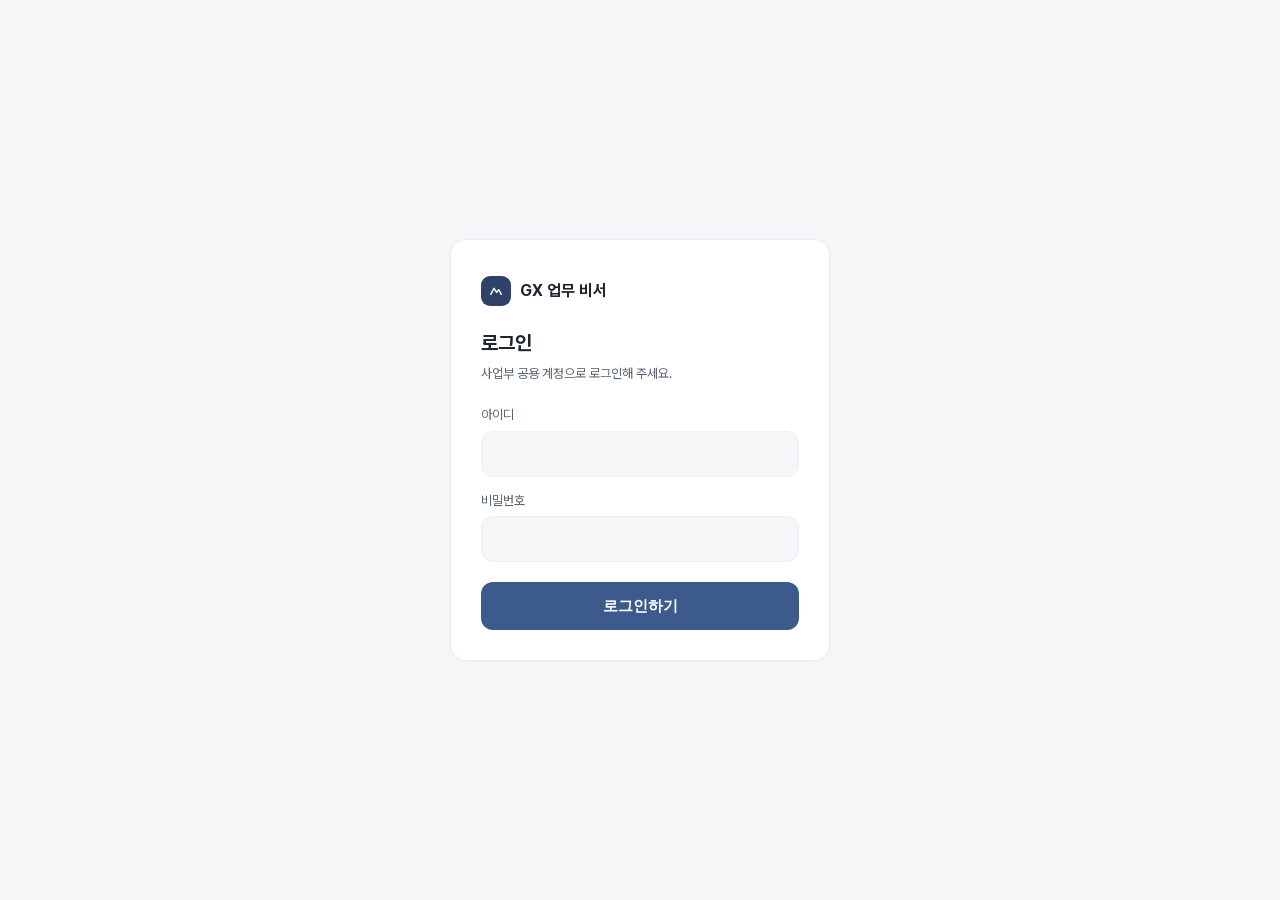
<file: dashboard/static/login.html>
<!DOCTYPE html>
<html lang="ko">
<head>
  <meta charset="utf-8">
  <meta name="viewport" content="width=device-width, initial-scale=1">
  <title>로그인 · GX 업무 비서</title>
  <!-- Pretendard(토스 스타일 한글 폰트) — self-host 가변 폰트(@font-face in styles.css) -->
  <link rel="preload" href="fonts/PretendardVariable.woff2" as="font" type="font/woff2" crossorigin>
  <link rel="stylesheet" href="styles.css">
  <style>
    /* 로그인 전용 레이아웃 — 대시보드 토큰(var(--*)) 상속, 색은 styles.css 에서만 가져온다. */
    .login-wrap {
      min-height: 100vh;
      display: flex;
      align-items: center;
      justify-content: center;
      padding: 24px;
      background: var(--bg);
    }
    .login-card {
      width: 100%;
      max-width: 380px;
      background: var(--bg-card);
      border: 1px solid var(--border);
      border-radius: 16px;
      box-shadow: var(--shadow-card);
      padding: 36px 30px 30px;
    }
    .login-brand {
      display: flex;
      align-items: center;
      gap: 9px;
      margin-bottom: 22px;
    }
    .login-logo {
      display: inline-flex;
      align-items: center;
      justify-content: center;
      width: 30px;
      height: 30px;
      border-radius: 9px;
      background: var(--brand);
    }
    .login-brand-title {
      font-size: 16px;
      font-weight: 700;
      color: var(--text);
    }
    .login-title {
      font-size: 20px;
      font-weight: 700;
      color: var(--text);
      margin: 0 0 6px;
    }
    .login-sub {
      font-size: 13px;
      color: var(--muted);
      margin: 0 0 22px;
    }
    .login-field { margin-bottom: 14px; }
    .login-field label {
      display: block;
      font-size: 13px;
      color: var(--muted);
      margin-bottom: 6px;
    }
    .login-input {
      width: 100%;
      height: 46px;
      padding: 0 14px;
      font-size: 14px;
      color: var(--text);
      background: var(--bg-elev);
      border: 1px solid var(--border);
      border-radius: 12px;
      outline: none;
      transition: border-color 120ms ease, background 120ms ease;
    }
    .login-input:focus {
      border-color: var(--accent);
      background: var(--bg-card);
    }
    .login-btn {
      width: 100%;
      height: 48px;
      margin-top: 6px;
      font-size: 15px;
      font-weight: 700;
      color: #ffffff;
      background: var(--accent);
      border: none;
      border-radius: 12px;
      cursor: pointer;
      transition: background 120ms ease;
    }
    .login-btn:hover { background: var(--accent-hi); }
    .login-btn:disabled { opacity: 0.6; cursor: default; }
    /* 알림(에러·잠금) — 점 + 작은 텍스트(카드 전체를 빨갛게 칠하지 않는다). */
    .login-alert {
      display: flex;
      align-items: flex-start;
      gap: 8px;
      margin-bottom: 16px;
      font-size: 13px;
      line-height: 1.45;
      color: var(--alarm);
    }
    .login-alert[hidden] { display: none; }
    .login-alert-dot {
      flex: 0 0 auto;
      width: 7px;
      height: 7px;
      margin-top: 5px;
      border-radius: 50%;
      background: var(--alarm);
    }
    @media (prefers-reduced-motion: reduce) {
      .login-input, .login-btn { transition: none; }
    }
  </style>
</head>
<body>
  <div class="login-wrap">
    <div class="login-card">
      <div class="login-brand">
        <span class="login-logo" aria-hidden="true">
          <svg width="16" height="16" viewBox="0 0 24 24" fill="none" stroke="#fff" stroke-width="2.1" stroke-linecap="round" stroke-linejoin="round"><path d="M4 17l5-9 4 6 3-4 4 7"/></svg>
        </span>
        <span class="login-brand-title">GX 업무 비서</span>
      </div>

      <h1 class="login-title">로그인</h1>
      <p class="login-sub">사업부 공용 계정으로 로그인해 주세요.</p>

      <div class="login-alert" id="login-alert" role="alert" hidden>
        <span class="login-alert-dot" aria-hidden="true"></span>
        <span id="login-alert-text"></span>
      </div>

      <form id="login-form" autocomplete="on">
        <div class="login-field">
          <label for="login-username">아이디</label>
          <input class="login-input" id="login-username" name="username" type="text"
                 autocomplete="username" autocapitalize="off" autocorrect="off" required>
        </div>
        <div class="login-field">
          <label for="login-password">비밀번호</label>
          <input class="login-input" id="login-password" name="password" type="password"
                 autocomplete="current-password" required>
        </div>
        <button type="submit" class="login-btn" id="login-btn">로그인하기</button>
      </form>
    </div>
  </div>

  <script>
    (function () {
      var form = document.getElementById('login-form');
      var btn = document.getElementById('login-btn');
      var alertBox = document.getElementById('login-alert');
      var alertText = document.getElementById('login-alert-text');
      var userEl = document.getElementById('login-username');
      var pwEl = document.getElementById('login-password');

      function showAlert(msg) {
        alertText.textContent = msg;
        alertBox.hidden = false;
      }
      function hideAlert() { alertBox.hidden = true; }

      /* 세션 만료로 돌아온 경우(?expired=1) 안내 메시지 표시 */
      if (/[?&]expired=1(&|$)/.test(window.location.search)) {
        showAlert('세션이 만료되었습니다. 다시 로그인해 주세요');
      }

      form.addEventListener('submit', function (ev) {
        ev.preventDefault();
        hideAlert();
        var username = userEl.value.trim();
        var password = pwEl.value;
        if (!username || !password) {
          showAlert('아이디와 비밀번호를 입력해 주세요');
          return;
        }
        btn.disabled = true;
        btn.textContent = '로그인 중…';
        fetch('/api/auth/login', {
          method: 'POST',
          headers: { 'Content-Type': 'application/json' },
          credentials: 'same-origin',
          body: JSON.stringify({ username: username, password: password })
        }).then(function (r) {
          if (r.ok) {
            window.location.replace('/');
            return null;
          }
          return r.json().then(function (j) { return { status: r.status, body: j || {} }; });
        }).then(function (res) {
          if (!res) return;   /* 2xx → 이미 이동 */
          if (res.status === 429) {
            showAlert((res.body && res.body.error) || '로그인 시도가 너무 많습니다. 잠시 후 다시 시도해 주세요');
          } else {
            showAlert('아이디 또는 비밀번호가 올바르지 않습니다');
          }
          btn.disabled = false;
          btn.textContent = '로그인하기';
          pwEl.value = '';
          pwEl.focus();
        }).catch(function () {
          showAlert('로그인 요청 중 오류가 발생했습니다. 잠시 후 다시 시도해 주세요');
          btn.disabled = false;
          btn.textContent = '로그인하기';
        });
      });
    })();
  </script>
</body>
</html>
</file>
<file: dashboard/static/styles.css>
/* Hermes 운영 대시보드 — Toss 정밀 팔레트(목업 기준) + StyleSeed 규율
 * - SSOT: docs/styleseed/PROJECT-RULES.md + Claude Design 목업 "Hermes 대시보드.dc.html"
 * - 표면 #F2F4F6 배경 · #191F28 텍스트 · 솔리드 헤어라인(#EEF0F3) · 순수검정 금지
 * - 단일 액센트 토스블루(희소) · 상태색은 점+작은 텍스트 · 그림자 ≤8% · 플랫 표면
 * - 폰트: Pretendard(토스 스타일) · 큰 숫자(tabular-nums)
 * - 기능 셀렉터(data-state·.card-body·.subsection·.period-btns·.kpi-tile·채팅 ID) 보존
 */

/* Pretendard self-host(가변 폰트) — 외부 CDN 의존 제거(회사망에서도 100% 로드).
 * dynamic-subset CDN 이 사내망에서 불안정 → 정적 woff2 직접 서빙. */
@font-face {
  font-family: "Pretendard Variable";
  font-weight: 45 920;
  font-style: normal;
  font-display: swap;
  src: url("fonts/PretendardVariable.woff2") format("woff2-variations");
}

:root {
  /* ── 표면(네이비/슬레이트 팔레트 — Claude Design 목업 "Hermes 대시보드.dc.html" 기준) ── */
  --bg: #f5f6f8;          /* 페이지 배경(슬레이트 그레이) */
  --bg-side: #ffffff;     /* 사이드바 */
  --bg-card: #ffffff;     /* 카드 */
  --bg-cardhead: #ffffff; /* 카드 헤더부 */
  --bg-elev: #f4f6f8;     /* 입력·봇 말풍선·칩 트랙·진행바 트랙 */
  --bg-elev2: #f7f8fa;    /* 보조 표면(권장 조치·근거 칩·리스트 행) */

  /* ── 보더(헤어라인, 솔리드 톤 분리) ───────────────── */
  --border: #eceef2;
  --border-soft: #f1f3f5;
  --divider: #f1f3f5;
  --border-hover: #d6dce4;  /* 카드 hover 시 살짝 진한 보더 */

  /* ── 텍스트(순수검정 금지) ────────────────────────── */
  --text: #1e2530;        /* 본문·제목·지표 숫자(니어블랙) */
  --muted: #5a6472;       /* 보조(라벨·중간 텍스트) */
  --label: #8b95a1;       /* 흐림(축·작은 라벨·서브) */
  --faint: #b4bbc4;       /* 가장 흐림(섹션 캡션) */

  /* ── 액센트(슬레이트블루 = 링크·info·차트·nav 아이콘, 희소 사용) ── */
  --accent: #3c5a8c;
  --accent-hi: #2a4575;   /* hover/pressed */
  --accent-soft: #ecf0f6; /* nav active 배경·info 배지·선택 틴트 */
  --focus: #3c5a8c;

  /* ── 브랜드 네이비(로고·전송 버튼·유저 말풍선·강조 제목) ── */
  --brand: #2f4368;
  --brand-hi: #2a4575;

  /* ── 상태색(semantic — 점+작은 텍스트로만) ────────── */
  --ok: #27754f;          /* success 텍스트 */
  --ok-dot: #2c8a62;      /* success 점 */
  --alarm: #c5473e;       /* destructive */
  --amber: #be8636;       /* warning */
  --info: #3c5a8c;        /* info */
  --blue2: #8b95a1;       /* 보조 라인 */
  --insufficient: #b4bbc4;

  /* ── 상태 표면색(틴트, 작은 스케일에만) ───────────── */
  --ok-bg: #e9f2ec;
  --alarm-bg: #f7e9e7;
  --amber-bg: #fbf2e3;

  /* ── 그림자(매우 옅게, 네이비 톤) ─────────────────── */
  --shadow-card: 0 1px 2px rgba(28,38,56,0.04);
  --shadow-hover: 0 6px 20px rgba(28,38,56,0.08);
  --shadow-pop: 0 24px 60px rgba(16,24,40,0.22);

  font-family: "Pretendard Variable", Pretendard, -apple-system,
    "Apple SD Gothic Neo", system-ui, sans-serif;
  font-feature-settings: "tnum";
}

* { box-sizing: border-box; }

html, body {
  margin: 0;
  padding: 0;
  height: 100%;
  background: var(--bg);
  color: var(--text);
  font-size: 14px;
  line-height: 1.5;
  -webkit-font-smoothing: antialiased;
}

/* ══ 3-컬럼 셸 ══════════════════════════════════════ */
.shell {
  display: flex;
  align-items: stretch;
  min-height: 100vh;
}

/* ══ 좌측 사이드바 ══════════════════════════════════ */
.sidebar {
  width: 248px;
  flex-shrink: 0;
  background: var(--bg-side);
  border-right: 1px solid var(--border);
  display: flex;
  flex-direction: column;
  position: sticky;
  top: 0;
  height: 100vh;
  padding: 0;
}
.sidebar-logo {
  display: flex;
  align-items: center;
  gap: 9px;
  padding: 20px 20px 16px;
}
.logo-mark {
  flex: 0 0 auto;
  width: 28px; height: 28px;
  border-radius: 8px;
  display: inline-flex;
  align-items: center;
  justify-content: center;
  background: var(--brand);
  color: #ffffff;
}
.logo-text { display: flex; flex-direction: column; gap: 1px; min-width: 0; }
.logo-title { font-size: 18px; font-weight: 800; letter-spacing: -0.02em; color: var(--text); }
.logo-badge {
  margin-left: auto;
  font-size: 11px; font-weight: 700; color: var(--muted);
  background: var(--bg-elev); padding: 3px 9px; border-radius: 6px;
}
.logo-sub { font-size: 11px; color: var(--muted); }

/* 네비 */
.nav { flex: 1 1 auto; overflow-y: auto; display: flex; flex-direction: column; gap: 2px; padding: 6px 12px 12px; }
.nav-group { display: flex; flex-direction: column; gap: 2px; margin-bottom: 6px; }
.nav-label {
  font-size: 11px;
  font-weight: 600;
  letter-spacing: 0.01em;
  color: var(--faint);
  padding: 6px 10px 5px;
}
.nav-item {
  position: relative;
  display: flex;
  align-items: center;
  gap: 11px;
  height: 40px;
  padding: 0 12px;
  border-radius: 9px;
  color: #4e5662;
  font-size: 14px;
  font-weight: 500;
  text-decoration: none;
  cursor: pointer;
  transition: background .12s, color .12s;
}
.nav-item:hover { background: #f3f5f8; color: var(--text); }
/* 네비 우측 카운트 배지(인사이트 미해결 신호 수) */
.nav-badge {
  flex: 0 0 auto; margin-left: auto;
  min-width: 18px; height: 18px; padding: 0 5px;
  display: inline-flex; align-items: center; justify-content: center;
  font-size: 11px; font-weight: 700;
  color: var(--accent); background: var(--accent-soft);
  border-radius: 9999px;
}
.nav-badge[hidden] { display: none; }
/* 네비 아이콘(좌측 inline SVG) */
.nav-icon {
  flex: 0 0 auto;
  width: 16px; height: 16px;
  display: inline-flex;
  align-items: center;
  justify-content: center;
  color: var(--label);
  transition: color .12s;
}
.nav-item:hover .nav-icon { color: var(--muted); }
.nav-item.active {
  background: var(--accent-soft);
  color: var(--brand);
  font-weight: 700;
}
.nav-item.active .nav-icon { color: var(--accent); }

/* 하단 프로필 */
.sidebar-profile {
  display: flex;
  align-items: center;
  gap: 10px;
  margin-top: 12px;
  padding: 10px;
  border: 1px solid var(--border);
  border-radius: 12px;
  background: var(--bg-card);
}
.profile-avatar {
  flex: 0 0 auto;
  width: 32px; height: 32px;
  display: inline-flex;
  align-items: center;
  justify-content: center;
  border-radius: 50%;
  background: var(--accent-soft);
  border: 1px solid var(--border);
  color: var(--accent);
  font-size: 11.5px;
  font-weight: 700;
  letter-spacing: 0.02em;
}
.profile-text { display: flex; flex-direction: column; gap: 1px; min-width: 0; }
.profile-name {
  font-size: 12.5px; font-weight: 600; color: var(--text);
  white-space: nowrap; overflow: hidden; text-overflow: ellipsis;
}
.profile-sub { font-size: 11px; color: var(--muted); }

/* 사이드바 하단 로그인 계정 + 로그아웃 버튼 */
.sidebar-profile.sidebar-account { margin: 6px 12px 12px; padding: 8px 10px; }
.sidebar-account .profile-text { flex: 1 1 auto; }
.sidebar-account .account-logout {
  flex: 0 0 auto; width: 30px; height: 30px; padding: 0; margin-left: 2px;
}
.sidebar-account .account-logout svg { width: 16px; height: 16px; }

/* ══ 중앙 메인 ══════════════════════════════════════ */
.main {
  flex: 1 1 auto;
  min-width: 0;
  padding: 22px 32px 44px;
  display: flex;
  flex-direction: column;
  gap: 24px;
}

/* 상단 헤더(하단 헤어라인 밴드) */
.topbar {
  display: flex;
  align-items: flex-start;
  justify-content: space-between;
  gap: 16px;
  margin: -22px -32px 0;
  padding: 22px 32px 16px;
  border-bottom: 1px solid var(--border);
}
.topbar-eyebrow {
  display: block;
  font-size: 12.5px;
  font-weight: 600;
  letter-spacing: 0.01em;
  color: var(--label);
  margin-bottom: 5px;
}
.topbar-title { margin: 0; font-size: 24px; font-weight: 800; color: var(--text); letter-spacing: -0.02em; }
.topbar-right { display: flex; align-items: center; gap: 12px; padding-top: 8px; }

/* 상태 배지 */
.status-pill {
  display: inline-flex;
  align-items: center;
  gap: 8px;
  padding: 6px 12px;
  border-radius: 9999px;
  border: 1px solid var(--border);
  background: var(--bg-card);
  font-size: 13px;
  font-weight: 600;
  color: var(--muted);
}
.status-dot { width: 8px; height: 8px; border-radius: 50%; background: var(--label); }
.status-pill[hidden] { display: none; }
.status-pill.ok { color: var(--ok); border-color: transparent; background: var(--ok-bg); }
.status-pill.ok .status-dot { background: var(--ok); }
.status-pill.bad { color: var(--alarm); border-color: transparent; background: var(--alarm-bg); }
.status-pill.bad .status-dot { background: var(--alarm); }

/* 아이콘 버튼(refresh) */
.icon-btn {
  display: inline-flex;
  align-items: center;
  justify-content: center;
  width: 34px; height: 34px;
  border-radius: 8px;
  border: 1px solid var(--border);
  background: var(--bg-card);
  color: var(--muted);
  cursor: pointer;
  transition: color .12s, border-color .12s, background .12s;
}
.icon-btn:hover { color: var(--accent); border-color: var(--accent); }
.icon-btn:active { background: var(--accent-soft); }
.icon-btn.spinning svg { animation: spin .8s linear infinite; }

.last-update { color: var(--muted); font-size: 13px; white-space: nowrap; }
.last-update #meta-last-ok { color: var(--text); font-variant-numeric: tabular-nums; }

/* 수집 실패 배너 */
.stale-banner {
  margin: -10px 0 0;
  padding: 12px 16px;
  background: var(--alarm-bg);
  color: var(--alarm);
  font-weight: 600;
  font-size: 13px;
  border: 1px solid rgba(212,24,61,0.28);
  border-left: 3px solid var(--alarm);
  border-radius: 12px;
}
.stale-banner[hidden] { display: none; }

/* ── 뷰 컨테이너(라우트별) ────────────────────────── */
.view { display: flex; flex-direction: column; gap: 26px; }
.view[hidden] { display: none; }

/* ── dashboard 요약: 영역별 미니카드 그리드 ─────────── */
.summary-grid {
  display: grid;
  grid-template-columns: repeat(3, 1fr);
  gap: 16px;
  align-items: stretch;      /* 같은 행 카드 높이 통일(통일성) */
}
@media (max-width: 1400px) { .summary-grid { grid-template-columns: repeat(2, 1fr); } }
@media (max-width: 720px)  { .summary-grid { grid-template-columns: 1fr; } }

.mini-card {
  display: flex;
  flex-direction: column;
  gap: 10px;
  text-align: left;
  background: var(--bg-card);
  border: 1px solid var(--border);
  border-radius: 12px;
  box-shadow: var(--shadow-card);
  padding: 20px 22px;
  cursor: pointer;
  font-family: inherit;
  transition: border-color .12s, box-shadow .12s, transform .12s;
}
.mini-card:hover { border-color: var(--border-hover); box-shadow: var(--shadow-hover); }
.mini-card--static { cursor: default; }
.mini-card--static:hover { border-color: var(--border); box-shadow: var(--shadow-card); transform: none; }
.mini-card:focus-visible { outline: 2px solid var(--accent); outline-offset: 1px; }
.mini-head { display: flex; align-items: center; justify-content: space-between; gap: 10px; }
.mini-title { font-size: 14px; font-weight: 700; color: var(--text); }
.mini-go { font-size: 12px; color: var(--accent); }
.mini-body { display: flex; flex-direction: column; gap: 7px; }
.mini-row {
  display: flex;
  align-items: baseline;
  justify-content: space-between;
  gap: 10px;
}
.mini-label { font-size: 12.5px; color: var(--muted); }
.mini-val {
  font-size: 14px;
  font-weight: 700;
  color: var(--text);
  font-variant-numeric: tabular-nums;
  white-space: nowrap;
  overflow: hidden;
  text-overflow: ellipsis;
  max-width: 60%;
}
.mini-val.good { color: var(--ok); }
.mini-val.warn { color: var(--amber); }
.mini-val.bad { color: var(--alarm); }
.mini-muted { font-size: 13px; color: var(--label); }
.mini-muted.bad { color: var(--alarm); }

/* ── 카드 ─────────────────────────────────────────── */
.card {
  background: var(--bg-card);
  border: 1px solid var(--border);
  border-radius: 12px;
  box-shadow: var(--shadow-card);
  overflow: hidden;
  scroll-margin-top: 20px;
}
.card-head {
  display: flex;
  align-items: center;
  justify-content: space-between;
  gap: 12px;
  padding: 18px 24px;
  background: var(--bg-cardhead);
  border-bottom: 1px solid var(--divider);
}
.card-head h2 { margin: 0; font-size: 15.5px; font-weight: 700; color: var(--text); }
.card-meta { color: var(--muted); font-size: 13px; }
.card-body { padding: 22px; }

/* ── 기간 버튼(pill 토글) ──────────────────────────── */
.period-btns { display: inline-flex; gap: 6px; }
.period-btns button {
  border: 1px solid var(--border);
  background: var(--bg-card);
  color: var(--muted);
  font-family: inherit;
  font-size: 13px;
  font-weight: 600;
  padding: 6px 14px;
  border-radius: 9999px;
  cursor: pointer;
  transition: background .12s, color .12s, border-color .12s;
}
.period-btns button:hover { color: var(--text); border-color: var(--label); }
.period-btns button.active { background: var(--accent); color: #ffffff; border-color: var(--accent); }
.period-btns button:focus-visible { outline: 2px solid var(--accent); outline-offset: 2px; }

/* ── 3-상태 ───────────────────────────────────────── */
[data-state="loading"] {
  display: flex; align-items: center; gap: 10px;
  color: var(--muted); padding: 24px 0; font-size: 14px;
}
[data-state="loading"][hidden],
[data-state="empty"][hidden],
[data-state="error"][hidden],
[data-state="ok"][hidden] { display: none; }
[data-state="empty"] { color: var(--label); padding: 28px 0; font-size: 13.5px; }
[data-state="error"] { color: var(--alarm); padding: 20px 0; font-size: 13.5px; }

.spinner {
  width: 18px; height: 18px;
  border: 2px solid var(--border);
  border-top-color: var(--accent);
  border-radius: 50%;
  animation: spin .8s linear infinite;
}
@keyframes spin { to { transform: rotate(360deg); } }

/* ── KPI 요약 스트립(핵심 지표 4) ──────────────────── */
.kpi-strip {
  display: grid;
  grid-template-columns: repeat(4, 1fr);
  gap: 14px;
}
@media (max-width: 1100px) { .kpi-strip { grid-template-columns: repeat(2, 1fr); } }
@media (max-width: 560px)  { .kpi-strip { grid-template-columns: repeat(2, 1fr); } }

/* ── 최근 24시간 추세(스파크라인 카드 3) ──────────────── */
.trend-grid {
  display: grid;
  grid-template-columns: repeat(3, 1fr);
  gap: 14px;
}
@media (max-width: 900px) { .trend-grid { grid-template-columns: 1fr; } }
.trend-card {
  background: var(--bg-card);
  border: 1px solid var(--border);
  border-radius: 12px;
  box-shadow: var(--shadow-card);
  padding: 16px 18px 12px;
}
.trend-head { display: flex; align-items: baseline; justify-content: space-between; margin-bottom: 12px; }
.trend-label { font-size: 13px; color: var(--muted); font-weight: 600; }
.trend-val { font-size: 15px; font-weight: 700; color: var(--text); font-variant-numeric: tabular-nums; }
.trend-spark { height: 48px; }
.trend-spark svg { display: block; }
/* 미니카드 제목 옆 옅은 보조 라벨(24h / EC2 / CloudFront) */
.mini-title-sub { color: var(--faint); font-weight: 500; font-size: 12.5px; }

.kpi-tile {
  display: flex;
  flex-direction: column;
  gap: 6px;
  text-align: left;
  background: var(--bg-card);
  border: 1px solid var(--border);
  border-radius: 12px;
  box-shadow: var(--shadow-card);
  padding: 18px 20px;
  cursor: pointer;
  font-family: inherit;
  transition: border-color .12s, box-shadow .12s, transform .12s;
}
.kpi-tile:hover { border-color: var(--border-hover); box-shadow: var(--shadow-hover); }
.kpi-tile:focus-visible { outline: 2px solid var(--accent); outline-offset: 1px; }
/* 드릴다운 없는 단순 표시용 타일(클릭 불가) */
.kpi-tile--static { cursor: default; }
.kpi-tile--static:hover { border-color: var(--border); box-shadow: var(--shadow-card); transform: none; }
.kpi-tile-val {
  font-size: 27px;
  font-weight: 800;
  font-variant-numeric: tabular-nums;
  line-height: 1.15;
  letter-spacing: -0.02em;
  color: var(--text);
  display: flex;
  align-items: flex-end;
  min-height: 33px;          /* 값 밑선을 타일 간 일관되게 정렬 */
}
.kpi-tile-label { color: var(--label); font-size: 13px; font-weight: 600; }
.kpi-tile-sub { color: var(--faint); font-size: 12px; margin-top: 1px; }
.kpi-tile.good .kpi-tile-val { color: var(--ok); }
.kpi-tile.bad  .kpi-tile-val { color: var(--alarm); }
.kpi-tile.muted .kpi-tile-val { color: var(--label); }

/* ── 알람 정상 배너(success) ──────────────────────── */
.alarm-allclear {
  display: flex; align-items: center; gap: 10px;
  background: var(--ok-bg);
  color: var(--ok);
  border: 1px solid rgba(107,155,122,0.3);
  border-left: 3px solid var(--ok);
  border-radius: 12px;
  padding: 12px 16px;
  margin-bottom: 14px;
  font-size: 14px;
  font-weight: 700;
}
.alarm-allclear[hidden] { display: none; }
.alarm-allclear-icon {
  flex: 0 0 auto;
  display: inline-flex; align-items: center; justify-content: center;
  width: 20px; height: 20px;
  border-radius: 50%;
  background: var(--ok);
  color: #ffffff;
  font-size: 12px;
  font-weight: 700;
}

/* ── 알람 리스트(정보 풍부 카드) ──────────────────── */
.alarm-list { list-style: none; margin: 0; padding: 0; display: flex; flex-direction: column; gap: 12px; }
.alarm-item {
  display: flex; flex-direction: column; gap: 8px;
  padding: 16px 18px;
  border: 1px solid var(--border);
  border-radius: 12px;
  background: var(--bg-card);
}
/* 상태별 좌측 강조 막대(의미색) */
.alarm-item.alarm { border-left: 3px solid var(--alarm); }
.alarm-item.insufficient { opacity: 0.85; }
.alarm-item-top { display: flex; align-items: center; gap: 10px; }
.badge { flex: 0 0 auto; width: 9px; height: 9px; border-radius: 50%; }
.badge.ok { background: var(--ok); }
.badge.alarm { background: var(--alarm); }
.badge.insufficient { background: var(--insufficient); }
.alarm-name { flex: 1; font-size: 15px; font-weight: 700; color: var(--text); word-break: break-all; }
.alarm-state {
  flex: 0 0 auto;
  font-size: 11px; font-weight: 700;
  padding: 2px 9px; border-radius: 9999px;
}
.alarm-state.ok { background: var(--ok-bg); color: var(--ok); }
.alarm-state.alarm { background: var(--alarm-bg); color: var(--alarm); }
.alarm-state.insufficient { background: var(--bg-elev); color: var(--muted); }
.alarm-time { flex: 0 0 auto; color: var(--label); font-size: 12px; font-variant-numeric: tabular-nums; white-space: nowrap; }
/* 설명·조건·이유 */
.alarm-desc { font-size: 13.5px; color: var(--muted); line-height: 1.5; }
.alarm-cond {
  display: inline-block; align-self: flex-start;
  font-family: ui-monospace, "SFMono-Regular", Menlo, Consolas, monospace;
  font-size: 12px; color: var(--muted);
  background: var(--bg-elev);
  padding: 4px 9px; border-radius: 8px;
  word-break: break-all;
}
.alarm-reason { font-size: 12.5px; color: var(--muted); line-height: 1.5; }
.alarm-reason-label { font-weight: 700; color: var(--label); }
/* 알람 쉬운 설명(친근, 굵게 — description 위) */
.alarm-friendly { font-size: 14px; font-weight: 700; color: var(--text); line-height: 1.4; }

/* ── 알람 이벤트 중심 ────────────────────────────────── */
/* 현재 발생 중인 경보 요약 */
.alarm-status {
  display: flex; align-items: center; gap: 12px;
  padding: 16px 18px; margin-bottom: 18px;
  border: 1px solid var(--border); border-radius: 14px; background: var(--bg-card);
  font-size: 15px; font-weight: 700; color: var(--text);
}
.alarm-status-dot { flex: 0 0 auto; width: 11px; height: 11px; border-radius: 50%; background: var(--ok); }
.alarm-status.bad { color: var(--alarm); }
.alarm-status.bad .alarm-status-dot { background: var(--alarm); }
/* 최근 이벤트 리스트 */
.alarm-events-head { font-size: 13px; font-weight: 700; color: var(--muted); margin: 2px 0 8px; }
.alarm-events { list-style: none; margin: 0 0 18px; padding: 0; display: flex; flex-direction: column; gap: 2px; }
.alarm-event { display: flex; align-items: center; gap: 12px; padding: 10px 12px; border-radius: 10px; }
.alarm-event:hover { background: var(--bg-elev); }
.alarm-event-time { flex: 0 0 auto; min-width: 120px; font-size: 12.5px; color: var(--label); font-variant-numeric: tabular-nums; }
.alarm-event-name { flex: 1; font-size: 14px; font-weight: 600; color: var(--text); white-space: nowrap; overflow: hidden; text-overflow: ellipsis; }
.alarm-event-state { flex: 0 0 auto; font-size: 11px; font-weight: 700; padding: 2px 9px; border-radius: 9999px; }
.alarm-event-state.ok { background: var(--ok-bg); color: var(--ok); }
.alarm-event-state.alarm { background: var(--alarm-bg); color: var(--alarm); }
.alarm-event-state.insufficient { background: var(--bg-elev); color: var(--muted); }
.alarm-event-none { padding: 16px 12px; color: var(--label); font-size: 13.5px; }
/* 감시 중인 알람(조건) 접기 */
.alarm-config { border-top: 1px solid var(--divider); padding-top: 6px; }
.alarm-config summary { cursor: pointer; list-style: none; padding: 10px 2px; font-size: 13px; font-weight: 600; color: var(--muted); }
.alarm-config summary::-webkit-details-marker { display: none; }
.alarm-config summary::before { content: "▸ "; color: var(--label); }
.alarm-config[open] summary::before { content: "▾ "; }
.alarm-config .alarm-list { margin-top: 10px; }

/* ── 용어 도움말 ⓘ ────────────────────────────────── */
.help-icon {
  display: inline-flex; align-items: center; justify-content: center;
  margin-left: 4px; vertical-align: middle;
  color: var(--label); cursor: help;
}
.help-icon:hover { color: var(--accent); }
.label-help { display: inline-flex; align-items: center; }

/* ── 트래픽 설명 노트 ─────────────────────────────── */
.traffic-note {
  flex-basis: 100%;
  font-size: 12.5px; color: var(--label);
  margin-top: -4px;
}
/* Top API 출처·의미 설명 박스 */
.ts-explain {
  font-size: 12.5px; color: var(--muted); line-height: 1.55;
  background: var(--bg-elev); border-radius: 10px;
  padding: 10px 14px; margin: 10px 0 2px;
}
.ts-explain b { color: var(--text); font-weight: 700; }

/* ── 패널 내부 KPI 숫자 ───────────────────────────── */
.kpi-row { display: flex; flex-wrap: wrap; gap: 16px 28px; margin-bottom: 14px; }
.kpi { display: flex; flex-direction: column; min-width: 80px; }
.kpi .kpi-val {
  font-size: 26px; font-weight: 700;
  font-variant-numeric: tabular-nums; line-height: 1.15;
  letter-spacing: -0.01em;
  color: var(--text);
}
.kpi .kpi-label { color: var(--muted); font-size: 12.5px; margin-top: 3px; }
.kpi.good .kpi-val { color: var(--ok); }
.kpi.warn .kpi-val { color: var(--amber); }
.kpi.bad .kpi-val { color: var(--alarm); }

/* DB 성능(Host Resources) — 진행바 행 리스트 */
#db-kpis.kpi-db {
  display: grid;
  grid-template-columns: 1fr 1fr;
  gap: 14px 28px;
  margin-bottom: 0;
}
@media (max-width: 640px) { #db-kpis.kpi-db { grid-template-columns: 1fr; } }

.db-row { display: flex; flex-direction: column; gap: 7px; }
.db-row-top {
  display: flex;
  align-items: baseline;
  justify-content: space-between;
  gap: 10px;
}
.db-row-label { font-size: 12.5px; color: var(--muted); }
.db-row-val {
  font-size: 14px;
  font-weight: 700;
  color: var(--text);
  font-variant-numeric: tabular-nums;
  white-space: nowrap;
}
.db-row-val.good { color: var(--ok); }
.db-row-val.warn { color: var(--amber); }
.db-row-val.bad { color: var(--alarm); }
/* 가는 진행바: 옅은 트랙 + 토스블루 채움 */
.db-bar {
  height: 6px;
  border-radius: 9999px;
  background: var(--bg-elev);
  overflow: hidden;
}
.db-bar-fill {
  height: 100%;
  border-radius: 9999px;
  background: var(--accent);
  transition: width .3s ease;
}
.db-bar-fill.warn { background: var(--amber); }
.db-bar-fill.bad { background: var(--alarm); }
.db-bar-fill.good { background: var(--ok); }

/* ── 차트 래퍼 ────────────────────────────────────── */
.chart-wrap { position: relative; height: 240px; margin-top: 14px; }
.chart-wrap.chart-bar { height: 270px; }
.chart-wrap.chart-donut { height: 250px; }
.chart-wrap.chart-tall { height: 320px; }   /* 주 차트(응답시간) 크게 */

/* ── 가동률·응답시간 서비스 카드(큰 숫자 + 평균 응답시간 + 응답시간 차트) ── */
.uptime-cards {
  display: grid;
  grid-template-columns: 1fr 1fr;
  gap: 16px;
}
@media (max-width: 760px) { .uptime-cards { grid-template-columns: 1fr; } }
.uptime-card {
  border: 1px solid var(--border);
  border-radius: 11px;
  background: var(--bg-card);
  padding: 20px 22px;
  display: flex;
  flex-direction: column;
}
.uptime-card-head { display: flex; align-items: center; justify-content: space-between; gap: 10px; margin-bottom: 6px; }
.uptime-card-label { font-size: 13.5px; color: var(--muted); font-weight: 600; }
.uptime-card-badge {
  flex: 0 0 auto; font-size: 11.5px; font-weight: 700;
  padding: 3px 9px; border-radius: 6px;
  background: var(--bg-elev); color: var(--label);
}
.uptime-card-badge.good { background: var(--ok-bg); color: var(--ok); }
.uptime-card-badge.warn { background: var(--amber-bg); color: var(--amber); }
.uptime-card-badge.bad { background: var(--alarm-bg); color: var(--alarm); }
.uptime-card-val {
  font-size: 32px; font-weight: 800;
  font-variant-numeric: tabular-nums; line-height: 1.1;
  letter-spacing: -0.02em;
  color: var(--text);
}
.uptime-card-val.good { color: var(--ok); }
.uptime-card-val.warn { color: var(--amber); }
.uptime-card-val.bad { color: var(--alarm); }
.uptime-card-val.muted { color: var(--label); }
.uptime-card-latency {
  display: flex; align-items: center; justify-content: space-between;
  margin: 16px 0 10px; font-size: 12.5px; color: var(--label);
}
.uptime-card-latency b { color: #2a323d; font-weight: 700; font-variant-numeric: tabular-nums; }
.uptime-card .chart-wrap.uptime-resp { height: 150px; margin-top: 0; }

/* ── 시계열 섹션(DB·호스트) ───────────────────────── */
.ts-title {
  margin: 24px 0 4px;
  font-size: 13px; font-weight: 700; color: var(--text);
  border-top: 1px solid var(--divider, var(--border));
  padding-top: 18px;
}
.ts-grid {
  display: grid;
  grid-template-columns: 1fr 1fr;
  gap: 16px 20px;
}
@media (max-width: 760px) { .ts-grid { grid-template-columns: 1fr; } }
.ts-grid .chart-wrap { height: 200px; margin-top: 8px; }

/* ── 호스트(EC2) 인스턴스 카드 그리드 ─────────────── */
.host-grid {
  display: grid;
  grid-template-columns: repeat(auto-fill, minmax(280px, 1fr));
  gap: 16px;
}
.host-card {
  background: var(--bg-card);
  border: 1px solid var(--border);
  border-radius: 12px;
  box-shadow: var(--shadow-card);
  padding: 18px 20px;
  display: flex;
  flex-direction: column;
  gap: 10px;
  text-align: left;
  font-family: inherit;
  cursor: pointer;
  transition: border-color .12s, box-shadow .12s, transform .12s;
}
.host-card:hover { border-color: var(--border-hover); box-shadow: var(--shadow-hover); transform: translateY(-1px); }
.host-card:focus-visible { outline: 2px solid var(--accent); outline-offset: 1px; }
/* .host-card.primary 강조 테두리 제거 — 선택된 것처럼 보여 혼란 */
.host-card-head {
  display: flex;
  align-items: center;
  gap: 8px;
}
.host-title-wrap { flex: 1 1 auto; min-width: 0; display: flex; align-items: center; gap: 6px; }
.host-name {
  min-width: 0; font-size: 15px; font-weight: 700; color: var(--text);
  white-space: nowrap; overflow: hidden; text-overflow: ellipsis;
}
.host-sub {
  font-size: 12px; color: var(--muted);
  font-variant-numeric: tabular-nums;
  white-space: nowrap; overflow: hidden; text-overflow: ellipsis;
}
.host-id { font-size: 13.5px; font-weight: 700; color: var(--text); font-variant-numeric: tabular-nums; }
.host-badge {
  flex: 0 0 auto;
  font-size: 13px; font-weight: 700;
  color: var(--accent);
  background: transparent;
  padding: 0;
}
.host-status {
  flex: 0 0 auto; margin-left: 8px;
  font-size: 11px; font-weight: 700;
  padding: 2px 9px; border-radius: 9999px;
  white-space: nowrap;
}
/* CPU 사용률 블록(평균/최고 2열 + 막대) — 시각 제거, 가독성↑ */
.host-cpu { margin-top: 2px; }
.host-cpu-head { font-size: 12px; color: var(--muted); margin-bottom: 7px; }
.host-cpu-stats { display: flex; gap: 24px; margin-bottom: 9px; }
.host-stat { display: flex; flex-direction: column; gap: 2px; }
.host-stat-l { font-size: 11px; color: var(--label); }
.host-stat-v { font-size: 16px; font-weight: 800; color: var(--text); font-variant-numeric: tabular-nums; letter-spacing: -0.01em; }
.host-stat-v.warn { color: var(--amber); }
.host-stat-v.bad { color: var(--alarm); }
.host-status.ok { background: var(--ok-bg); color: var(--ok); }
.host-status.bad { background: var(--alarm-bg); color: var(--alarm); }
/* CPU 메트릭 + 미니 막대 */
.host-metric { display: flex; flex-direction: column; gap: 6px; }
.host-metric-top { display: flex; flex-direction: column; align-items: flex-start; gap: 3px; }
.host-metric-label { font-size: 12px; color: var(--muted); }
.host-metric-val { font-size: 14px; font-weight: 700; color: var(--text); font-variant-numeric: tabular-nums; }
.host-metric-val.warn { color: var(--amber); }
.host-metric-val.bad { color: var(--alarm); }
.host-bar { height: 6px; border-radius: 9999px; background: var(--bg-elev); overflow: hidden; }
.host-bar-fill { height: 100%; border-radius: 9999px; background: var(--accent); transition: width .3s ease; }
.host-bar-fill.warn { background: var(--amber); }
.host-bar-fill.bad { background: var(--alarm); }
/* 메타 행(네트워크/EBS/크레딧) */
.host-row { display: flex; align-items: baseline; justify-content: space-between; gap: 10px; }
.host-row-label { font-size: 12px; color: var(--muted); }
.host-row-val { font-size: 12.5px; font-weight: 600; color: var(--text); font-variant-numeric: tabular-nums; }
.host-row-val.warn { color: var(--amber); }

/* ── 응답품질·DB ──────────────────────────────────── */
.subsection h3, .top-err h3 {
  margin: 0 0 10px;
  font-size: 13px; font-weight: 700; color: var(--text);
}
.quality-grid {
  display: grid;
  grid-template-columns: 1fr 1fr;
  gap: 18px;
  align-items: center;
}
@media (max-width: 560px) { .quality-grid { grid-template-columns: 1fr; } }

/* ── 응답품질: 에러 중심 ──────────────────────────── */
/* 상태코드 합계 배지(요약 한 줄) */
.bucket-badges { display: flex; flex-wrap: wrap; gap: 8px; margin-bottom: 18px; }
.bucket-badge {
  display: inline-flex; align-items: center; gap: 6px;
  font-size: 12px; font-weight: 700;
  padding: 4px 11px; border-radius: 9999px;
  background: var(--bg-elev); color: var(--muted);
}
.bucket-badge .bk-v { font-variant-numeric: tabular-nums; }
.bucket-badge.bk-2xx { background: var(--ok-bg); color: var(--ok); }
.bucket-badge.bk-4xx { background: var(--amber-bg); color: var(--amber); }
.bucket-badge.bk-5xx { background: var(--alarm-bg); color: var(--alarm); }

.err-heading { margin: 0 0 12px; font-size: 15px; font-weight: 700; color: var(--text); }
.err-heading[hidden] { display: none; }

.err-list { list-style: none; margin: 0; padding: 0; display: flex; flex-direction: column; gap: 8px; }
/* 에러 항목(메인): 코드 + URL + 건수 */
.err-item {
  display: flex; align-items: center; gap: 12px;
  padding: 12px 14px;
  border: 1px solid var(--border);
  border-radius: 12px;
  background: var(--bg-card);
  font-size: 13.5px;
}
.err-code {
  flex: 0 0 auto;
  font-weight: 700; font-variant-numeric: tabular-nums;
  font-size: 13px;
  padding: 2px 9px; border-radius: 8px;
  background: var(--bg-elev); color: var(--muted);
  min-width: 44px; text-align: center;
}
.err-code.c4xx { background: var(--amber-bg); color: var(--amber); }
.err-code.c5xx { background: var(--alarm-bg); color: var(--alarm); }
.err-url { flex: 1; color: var(--text); word-break: break-all; font-family: ui-monospace, "SFMono-Regular", Menlo, Consolas, monospace; font-size: 12.5px; }
.err-hits { flex: 0 0 auto; color: var(--muted); font-weight: 700; font-variant-numeric: tabular-nums; white-space: nowrap; }
/* 에러 없음 큰 표시 */
.err-none-big {
  display: flex; align-items: center; justify-content: center;
  padding: 28px 0;
  font-size: 18px; font-weight: 700; color: var(--ok);
}
/* 스캐너 탐침 별도 */
.scanner-note {
  margin-top: 14px;
  font-size: 12.5px; color: var(--muted);
  background: var(--bg-elev);
  padding: 8px 12px; border-radius: 10px;
  display: inline-block; align-self: flex-start;
}
.scanner-note[hidden] { display: none; }
/* 상태코드 분포(보조, 접이식) */
.bucket-details { margin-top: 18px; }
.bucket-details summary {
  cursor: pointer; font-size: 13px; color: var(--muted);
  font-weight: 600; padding: 6px 0; list-style: none;
}
.bucket-details summary::-webkit-details-marker { display: none; }
.bucket-details summary::before { content: "▸ "; color: var(--label); }
.bucket-details[open] summary::before { content: "▾ "; }
.chart-wrap.chart-donut-sm { height: 200px; margin-top: 8px; max-width: 360px; }

/* ══ 인사이트 뷰 ════════════════════════════════════ */
/* 종합 상태 헤더(한 줄) */
/* 인사이트 패널 본문은 회색 위 — 카드들이 그림자로 떠 보이게(흰 박스 중첩 제거) */
#panel-insights .card-body { background: var(--bg); }

.insight-summary {
  display: flex; align-items: center; gap: 14px;
  padding: 18px 22px;
  border: none;
  border-radius: 16px;
  background: var(--bg-card);
  box-shadow: var(--shadow-card);
}
.insight-summary-dot {
  flex: 0 0 auto; width: 9px; height: 9px; border-radius: 50%;
  background: var(--ok-dot);
  box-shadow: 0 0 0 4px rgba(44,138,98,0.12);
}
.insight-summary.warn .insight-summary-dot { box-shadow: 0 0 0 4px rgba(190,134,54,0.14); }
.insight-summary.bad .insight-summary-dot { box-shadow: 0 0 0 4px rgba(197,71,62,0.14); }
.insight-summary.warn .insight-summary-dot { background: var(--amber); }
.insight-summary.bad .insight-summary-dot { background: var(--alarm); }
.insight-summary-text { font-size: 16px; font-weight: 700; color: var(--text); }
.insight-summary-counts { margin-left: auto; display: flex; gap: 14px; }
.insight-count { font-size: 13px; color: var(--muted); font-variant-numeric: tabular-nums; }
.insight-count b { color: var(--text); font-weight: 700; }
.insight-count.crit b { color: var(--alarm); }
.insight-count.warn b { color: var(--amber); }

/* AI 종합 코멘트 박스 */
.insight-ai {
  display: flex; flex-direction: column; gap: 8px;
  padding: 18px 22px;
  margin-bottom: 18px;
  border: 1px solid #e8ebf0;
  border-left: 3px solid var(--accent);
  border-radius: 10px;
  background: #fafbfc;
}
.insight-ai-head { display: flex; align-items: center; gap: 8px; font-size: 14px; font-weight: 700; color: var(--brand); letter-spacing: 0.01em; }
.insight-ai-body { font-size: 14px; color: #41495a; line-height: 1.75; white-space: pre-wrap; }
.insight-ai-foot { font-size: 11.5px; color: var(--faint); }
/* hidden 속성이 display:flex 에 먹히도록 가드(없으면 항상 표시되는 버그) */
.insight-ai[hidden] { display: none; }

/* 인사이트(finding) 카드 리스트 */
.insight-list { list-style: none; margin: 0; padding: 0; display: flex; flex-direction: column; gap: 14px; }
.insight-card {
  display: flex; flex-direction: column; gap: 11px;
  padding: 18px 20px;
  border: none;
  border-left: 3px solid var(--label);
  border-radius: 14px;
  background: var(--bg-card);
  box-shadow: var(--shadow-card);
}
.insight-card.critical { border-left-color: var(--alarm); }
.insight-card.warning { border-left-color: var(--amber); }
.insight-card.info { border-left-color: var(--accent); }
.insight-card-top { display: flex; align-items: center; gap: 10px; }
.insight-sev {
  flex: 0 0 auto;
  font-size: 11px; font-weight: 700;
  padding: 2px 9px; border-radius: 9999px;
  background: var(--bg-elev); color: var(--muted);
}
.insight-card.critical .insight-sev { background: var(--alarm-bg); color: var(--alarm); }
.insight-card.warning .insight-sev { background: var(--amber-bg); color: var(--amber); }
.insight-card.info .insight-sev { background: var(--accent-soft); color: var(--accent); }
.insight-area { font-size: 11.5px; font-weight: 600; color: var(--label); text-transform: uppercase; letter-spacing: 0.04em; }
.insight-title { flex: 1; font-size: 14.5px; font-weight: 700; color: var(--text); }
.insight-evidence {
  font-family: ui-monospace, "SFMono-Regular", Menlo, Consolas, monospace;
  font-size: 12px; color: var(--muted);
  background: var(--bg-elev);
  padding: 6px 10px; border-radius: 8px;
  align-self: flex-start;
}
.insight-advice { font-size: 13px; color: var(--muted); line-height: 1.55; }

/* 쉬운 설명(무엇/왜) */
.insight-meaning { font-size: 13.5px; color: var(--text); line-height: 1.6; }
/* 언제 감지됐는지 */
.insight-when { font-size: 12px; color: var(--label); font-variant-numeric: tabular-nums; }
/* 권장 조치 박스 */
.insight-actions {
  display: flex; flex-direction: column; gap: 9px;
  margin-top: 4px;
  padding: 14px 16px;
  background: var(--bg-elev);
  border-radius: 12px;
}
.insight-actions-head {
  font-size: 11px; font-weight: 700;
  color: var(--label); text-transform: uppercase; letter-spacing: 0.04em;
}
.insight-action-list { list-style: none; margin: 0; padding: 0; display: flex; flex-direction: column; gap: 7px; }
.insight-action-list li {
  position: relative; padding-left: 16px;
  font-size: 13px; color: var(--muted); line-height: 1.5;
}
.insight-action-list li::before {
  content: ""; position: absolute; left: 2px; top: 7px;
  width: 5px; height: 5px; border-radius: 50%; background: var(--accent);
}
/* 해당 영역으로 이동 버튼 */
.insight-drill {
  align-self: flex-start; margin-top: 2px;
  border: none; background: var(--accent-soft); color: var(--accent);
  font-family: inherit; font-size: 12.5px; font-weight: 700;
  padding: 8px 14px; border-radius: 9999px; cursor: pointer;
  transition: background .12s;
}
.insight-drill:hover { background: #dde5f0; }
.insight-drill:focus-visible { outline: 2px solid var(--accent); outline-offset: 2px; }
.insight-none {
  display: flex; flex-direction: column; align-items: center; gap: 8px;
  padding: 48px 0;
  color: var(--ok); font-size: 18px; font-weight: 700;
}
.insight-none-sub { color: var(--label); font-size: 13px; font-weight: 400; }
/* hidden 가드: 신호가 있을 땐 '주목할 신호 없음'을 확실히 숨김 */
.insight-none[hidden] { display: none; }

/* 개요: 주목 필요 / 전체 정상 섹션 */
.section-label {
  display: flex; align-items: center; gap: 8px;
  font-size: 13px; font-weight: 700; color: var(--text);
  margin: 4px 0 2px;
}
.section-label .sec-icon { font-size: 14px; }
.normal-fold { border: 1px solid var(--border); border-radius: 14px; background: var(--bg-card); }

/* 개요 '전체 지표' — 항상 표시 섹션(접기 제거) */
.metrics-section { display: flex; flex-direction: column; gap: 12px; }
.metrics-head { font-size: 13px; font-weight: 700; color: var(--label); letter-spacing: 0.01em; padding: 0 2px; }
/* 대메뉴(도메인) 헤더 — 색 점 + 진한 굵은 글씨로 구분감 강화 */
.metrics-head--domain { display: flex; align-items: baseline; gap: 9px; font-size: 18px; font-weight: 800; color: var(--text); letter-spacing: -0.02em; }
/* 도메인/하위 헤더 색 점 제거 — 색으로 동급처럼 보이는 문제 해소(위계는 굵기·들여쓰기로) */
.dh-dot { display: none; }
.dh-sub { font-size: 12px; font-weight: 500; color: var(--faint); }
/* 도메인 하위(핵심지표·추세·요약 / 근태·업무)는 들여써서 자식임을 표현(헤더는 좌측 정렬 유지) */
.domain-section { padding-left: 18px; }
.domain-section > .metrics-head--domain { margin-left: -18px; }
/* 도메인 내부 소제목(핵심 지표 / 추세 / 서비스별) */
.metrics-sub { font-size: 12.5px; font-weight: 700; color: var(--label); padding: 0 2px; margin-top: 6px; }
.domain-section .metrics-sub:first-of-type { margin-top: 2px; }
/* 도메인 헤더 우측 바로가기 링크 */
.domain-go { margin-left: auto; font-size: 12.5px; font-weight: 600; color: var(--accent); text-decoration: none; }
.domain-go:hover { color: var(--accent-hi); }
/* Dooray·본부 일정 요약을 한 줄에 나란히 */
.domain-row { display: grid; grid-template-columns: 1fr 1fr; gap: 26px 24px; align-items: start; }
@media (max-width: 1000px) { .domain-row { grid-template-columns: 1fr; } }
.summary-grid--one { grid-template-columns: 1fr; }

/* 대시보드 도메인 패널(Dooray·일정 공용 카드) */
.dash-panel { background: var(--bg-card); border: 1px solid var(--border); border-radius: 12px; box-shadow: var(--shadow-card); padding: 18px 20px; }
/* 클릭 시 해당 메뉴(업무 현황·본부 일정)로 이동하는 카드 */
.dash-panel--link { cursor: pointer; transition: border-color .12s, box-shadow .12s, transform .12s; }
.dash-panel--link:hover { border-color: var(--border-hover); box-shadow: var(--shadow-hover); transform: translateY(-1px); }

/* Dooray 패널: 상태 타일 + 프로젝트 분포 */
.dd-tiles { display: grid; grid-template-columns: repeat(3, 1fr); gap: 12px; }
.dd-tile { border: 1px solid var(--border); border-radius: 10px; padding: 14px 16px; }
.dd-tile-v { font-size: 26px; font-weight: 800; letter-spacing: -0.02em; font-variant-numeric: tabular-nums; color: var(--text); }
.dd-working .dd-tile-v { color: var(--accent); }
.dd-closed .dd-tile-v { color: var(--ok); }
.dd-registered .dd-tile-v { color: var(--label); }
.dd-tile-l { font-size: 12.5px; color: var(--muted); margin-bottom: 8px; }
.dd-projs { margin-top: 16px; }
.dd-projs-h { font-size: 12px; font-weight: 700; color: var(--label); margin-bottom: 9px; }
.dd-chips { display: flex; flex-wrap: wrap; gap: 7px; }
.dd-chip { font-size: 12px; color: var(--muted); background: var(--bg-elev); border: 1px solid var(--border); border-radius: 999px; padding: 4px 11px; }
.dd-chip b { color: var(--text); font-weight: 700; margin-left: 2px; }

/* 본부 일정: 근태/업무 2분할 */
.cal-split { display: grid; grid-template-columns: 1fr 1fr; gap: 14px; }
@media (max-width: 760px) { .cal-split { grid-template-columns: 1fr; } }
.dash-subpanel { display: flex; flex-direction: column; gap: 8px; }
.dash-subpanel-h { display: flex; align-items: center; gap: 7px; font-size: 13px; font-weight: 700; color: var(--text); }
.dash-subpanel .dash-panel { min-height: 88px; }  /* 이번 주 범위라 스크롤 없이 전부 표시 */
/* 본부 일정 패널: 이번 주 아젠다(날짜별) */
.dc-day { font-size: 12px; font-weight: 800; color: var(--brand); margin: 13px 0 6px; }
.dash-panel > .dc-day:first-child { margin-top: 0; }
.dc-items { display: flex; flex-direction: column; gap: 1px; }
.dc-event { display: flex; align-items: center; gap: 9px; padding: 5px 4px; }
.dc-dot { width: 7px; height: 7px; border-radius: 50%; flex: 0 0 auto; }
.dc-time { flex: 0 0 auto; min-width: 46px; font-size: 12.5px; font-weight: 700; color: var(--text); font-variant-numeric: tabular-nums; }
.dc-time:empty { display: none; }  /* 종일(연차·반차 등) 일정: 빈 시간 칸이 마커~제목 사이 공간을 먹지 않게 */
.dc-title { flex: 1; min-width: 0; font-size: 13.5px; color: var(--text); white-space: nowrap; overflow: hidden; text-overflow: ellipsis; }
.dc-demo { margin-top: 10px; font-size: 11.5px; color: var(--amber); }
/* KPI 스트립 ↔ 영역 미니카드 사이 충분한 간격(맞닿음 해소) */
.metrics-section .normal-body { display: flex; flex-direction: column; gap: 22px; padding: 0; }
.normal-fold summary {
  cursor: pointer; list-style: none;
  padding: 14px 20px;
  display: flex; align-items: center; gap: 10px;
  font-size: 14px; font-weight: 600; color: var(--muted);
}
.normal-fold summary::-webkit-details-marker { display: none; }
.normal-fold summary::before { content: "▸"; color: var(--label); }
.normal-fold[open] summary::before { content: "▾"; }
.normal-fold summary .ok-check { color: var(--ok); font-weight: 700; }
.normal-fold .normal-body { padding: 0 16px 16px; }

/* ══ 우측 채팅 패널 ══════════════════════════════════ */
.chat-sidebar {
  width: 344px;
  flex-shrink: 0;
  background: var(--bg-side);
  border-left: 1px solid var(--border);
  display: flex;
  flex-direction: column;
  position: sticky;
  top: 0;
  height: 100vh;
}
.chat-head {
  flex: 0 0 auto;
  padding: 18px 20px 16px;
  background: var(--bg-side);
  border-bottom: 1px solid var(--border-soft);
}
.chat-head-title { display: flex; align-items: flex-start; gap: 11px; }
.chat-head-avatar {
  flex: 0 0 auto;
  width: 36px; height: 36px;
  display: inline-flex; align-items: center; justify-content: center;
  border-radius: 9px;
  background: var(--accent-soft);
  border: none;
  color: var(--brand);
  font-size: 13px; font-weight: 800; letter-spacing: -0.02em;
}
.chat-head-text { display: flex; flex-direction: column; gap: 1px; }
.chat-head-text h2 { margin: 0; font-size: 15px; font-weight: 700; color: var(--text); }
.chat-head-sub { font-size: 12px; color: var(--muted); }
/* 활동 중 표시(맥동 초록불) */
.chat-online { display: inline-flex; align-items: center; gap: 5px; vertical-align: middle; margin-left: 7px; font-size: 11px; font-weight: 600; color: var(--ok); }
.chat-online-dot { width: 7px; height: 7px; border-radius: 50%; background: var(--ok-dot); animation: onlinePulse 2s infinite; }
@keyframes onlinePulse {
  0% { box-shadow: 0 0 0 0 rgba(44,138,98,0.45); }
  70% { box-shadow: 0 0 0 6px rgba(44,138,98,0); }
  100% { box-shadow: 0 0 0 0 rgba(44,138,98,0); }
}

/* 메시지 영역 */
.chat-messages {
  flex: 1 1 auto;
  display: flex;
  flex-direction: column;
  gap: 16px;
  min-height: 140px;
  overflow-y: auto;
  padding: 18px;
  scrollbar-width: thin;
  scrollbar-color: var(--border) transparent;
}
.chat-messages::-webkit-scrollbar { width: 8px; }
.chat-messages::-webkit-scrollbar-thumb { background: var(--border); border-radius: 4px; }
.chat-messages::-webkit-scrollbar-track { background: transparent; }

.chat-msg { display: flex; }
.chat-msg.user { justify-content: flex-end; }
.chat-msg.bot, .chat-msg.error { justify-content: flex-start; }

/* 말풍선(라벨 + 본문) */
.chat-bubble {
  max-width: 88%;
  display: flex;
  flex-direction: column;
  gap: 5px;
  padding: 10px 14px;
  border-radius: 14px;
  font-size: 14px;
  line-height: 1.55;
}
.chat-role { display: none; }
.chat-text { white-space: pre-wrap; word-break: break-word; overflow-wrap: anywhere; }
/* 사용자: 브랜드 네이비 + 흰글씨(우측 꼬리) */
.chat-msg.user .chat-bubble {
  background: var(--brand);
  border: none;
  color: #ffffff;
  border-bottom-right-radius: 5px;
}
.chat-msg.user .chat-role { color: rgba(255,255,255,0.8); }
/* 봇: 연회색 표면(좌측 꼬리) */
.chat-msg.bot .chat-bubble {
  background: var(--bg-elev);
  border: none;
  color: #41495a;
  border-bottom-left-radius: 5px;
}
.chat-msg.error .chat-bubble {
  background: var(--alarm-bg);
  border: 1px solid rgba(212,24,61,0.28);
  color: var(--alarm);
}
.chat-msg.error .chat-role { color: var(--alarm); }
/* 채팅 아바타(JS makeAvatar) */
.chat-avatar {
  flex: 0 0 auto;
  width: 26px; height: 26px;
  display: inline-flex; align-items: center; justify-content: center;
  border-radius: 8px;
  background: var(--accent-soft);
  border: 1px solid var(--border);
  font-size: 14px;
  align-self: flex-end;
  margin-right: 8px;
}

/* 예시 질문 칩 */
.chat-chips { display: flex; flex-wrap: wrap; gap: 8px; }
.chat-chips[hidden] { display: none; }
.chat-chip {
  border: 1px solid #e4e8ec;
  background: var(--bg-card);
  color: #41495a;
  font-family: inherit;
  font-size: 12.5px;
  font-weight: 600;
  padding: 8px 13px;
  border-radius: 8px;
  cursor: pointer;
  transition: background .12s, border-color .12s;
}
.chat-chip:hover { background: #eef1f6; border-color: var(--border-hover); }
.chat-chip:focus-visible { outline: 2px solid var(--accent); outline-offset: 1px; }

/* typing indicator */
.chat-typing { display: inline-flex; gap: 4px; align-items: center; padding: 2px 0; }
.chat-typing span {
  width: 7px; height: 7px; border-radius: 50%;
  background: var(--muted);
  animation: chat-bounce 1.2s infinite ease-in-out;
}
.chat-typing span:nth-child(2) { animation-delay: 0.15s; }
.chat-typing span:nth-child(3) { animation-delay: 0.30s; }
@keyframes chat-bounce {
  0%, 60%, 100% { transform: translateY(0); opacity: 0.5; }
  30% { transform: translateY(-5px); opacity: 1; }
}

/* 채팅 하단(모델 칩 + 입력) */
.chat-foot {
  flex: 0 0 auto;
  padding: 12px 18px 16px;
  border-top: 1px solid var(--border-soft);
  display: flex;
  flex-direction: column;
  gap: 0;
}
.chat-model-chip {
  display: inline-flex;
  align-items: center;
  gap: 7px;
  align-self: flex-start;
  font-size: 11.5px;
  color: var(--label);
  padding: 0 2px 9px;
  border: none;
  border-radius: 0;
  background: transparent;
}
.model-dot { width: 7px; height: 7px; border-radius: 50%; background: var(--accent); }

/* 입력 행 = 둥근 컨테이너(입력 + 네모 전송 버튼) */
.chat-input-row {
  display: flex; gap: 8px; align-items: flex-end;
  background: var(--bg-elev);
  border: 1px solid #ebeef1;
  border-radius: 11px;
  padding: 5px 5px 5px 15px;
  transition: border-color .12s, box-shadow .12s;
}
.chat-input-row:focus-within { border-color: var(--accent); box-shadow: 0 0 0 3px rgba(60,90,140,0.12); }
.chat-input {
  flex: 1; min-width: 0;
  border: none;
  background: transparent;
  color: var(--text);
  font-size: 13.5px;
  font-family: inherit;
  padding: 8px 0;
  border-radius: 0;
  outline: none;
  /* textarea: 줄바꿈 가능 · 직접 리사이즈 끔 · 자동 높이(JS) · 최대 120px 스크롤 */
  resize: none;
  line-height: 1.5;
  max-height: 120px;
  overflow-y: auto;
  display: block;
}
.chat-input::placeholder { color: var(--label); }
.chat-input:disabled { opacity: 0.6; }

/* 브랜드 네이비 네모 전송 버튼(↑) */
.chat-send {
  flex: 0 0 auto;
  display: inline-flex; align-items: center; justify-content: center;
  width: 36px; height: 36px;
  border: none;
  background: var(--brand);
  color: #ffffff;
  border-radius: 9px;
  cursor: pointer;
  transition: background .12s, opacity .12s;
}
.chat-send:hover:not(:disabled) { background: var(--brand-hi); }
.chat-send:focus-visible { outline: 2px solid var(--accent); outline-offset: 2px; }
.chat-send:disabled { opacity: 0.55; cursor: default; }
.chat-send-icon { display: block; }
.chat-send-spinner {
  display: none;
  width: 18px; height: 18px;
  border: 2px solid rgba(255, 255, 255, 0.45);
  border-top-color: #ffffff;
  border-radius: 50%;
  animation: spin .7s linear infinite;
}
.chat-send.busy .chat-send-icon { display: none; }
.chat-send.busy .chat-send-spinner { display: block; }

/* ══ EC2/RDS 상세 모달(다크) ════════════════════════ */
.modal-overlay {
  position: fixed; inset: 0; z-index: 100;
  background: rgba(22, 28, 38, 0.42);
  display: flex; align-items: center; justify-content: center;
  padding: 40px;
  animation: mfade .15s ease;
}
@keyframes mfade { from { opacity: 0; } to { opacity: 1; } }
@keyframes mrise { from { opacity: 0; transform: translateY(8px); } to { opacity: 1; transform: translateY(0); } }
.modal-overlay[hidden] { display: none; }
.modal {
  background: var(--bg-card);
  border: none;
  border-radius: 16px;
  box-shadow: var(--shadow-pop);
  width: 100%; max-width: 640px;
  max-height: 88vh;
  display: flex; flex-direction: column;
  overflow: hidden;
  animation: mrise .2s ease;
}
.modal-head {
  display: flex; align-items: flex-start; justify-content: space-between; gap: 16px;
  padding: 24px 26px 18px;
  border-bottom: 1px solid var(--border-soft);
}
.modal-head-text { display: flex; flex-direction: column; gap: 4px; min-width: 0; }
.modal-title { margin: 0; font-size: 18px; font-weight: 800; color: var(--text); letter-spacing: -0.01em; }
.modal-sub { font-size: 12.5px; color: var(--label); font-variant-numeric: tabular-nums; word-break: break-all; }
.modal-close {
  flex: 0 0 auto;
  display: inline-flex; align-items: center; justify-content: center;
  width: 32px; height: 32px;
  border: none; background: var(--bg-elev); color: var(--muted);
  border-radius: 8px; cursor: pointer;
  transition: background .12s, color .12s;
}
.modal-close:hover { background: #eaedf1; color: #37414f; }
.modal-close:focus-visible { outline: 2px solid var(--accent); outline-offset: 2px; }
.modal-body { padding: 22px; overflow-y: auto; overflow-x: hidden; }
/* 메타 그리드 */
.modal-meta {
  display: grid; grid-template-columns: 1fr 1fr; gap: 10px 24px;
  margin-bottom: 6px;
}
@media (max-width: 460px) { .modal-meta { grid-template-columns: 1fr; } }
.modal-meta-row { display: flex; flex-direction: column; align-items: flex-start; gap: 2px; }
.modal-meta-label { font-size: 12px; color: var(--muted); white-space: nowrap; }
.modal-meta-val { font-size: 14px; font-weight: 700; color: var(--text); font-variant-numeric: tabular-nums; word-break: keep-all; }
.modal-body .chart-wrap { height: 200px; margin-top: 18px; }

/* ══ 반응형: <1100px 세로 적층 ══════════════════════ */
@media (max-width: 1100px) {
  .shell { flex-direction: column; }
  .sidebar {
    width: 100%;
    height: auto;
    position: static;
    flex-direction: row;
    align-items: center;
    flex-wrap: wrap;
    gap: 8px 16px;
    padding: 12px 16px;
    border-right: none;
    border-bottom: 1px solid var(--border);
  }
  .sidebar-logo { padding: 0; }
  .nav {
    flex-direction: row;
    flex-wrap: wrap;
    gap: 4px 14px;
    overflow: visible;
    padding-top: 0;
  }
  .nav-group { flex-direction: row; align-items: center; gap: 4px; }
  .nav-label { display: none; }
  .nav-item { padding: 6px 10px; border-radius: 6px; }
  .sidebar-profile { margin-top: 0; margin-left: auto; }
  .main { padding: 20px 18px 40px; }
  .topbar { margin: -20px -18px 0; padding: 20px 18px 14px; }
  .chat-sidebar {
    width: 100%;
    height: auto;
    max-height: 70vh;
    position: static;
    border-left: none;
    border-top: 1px solid var(--border);
  }
}
@media (max-width: 560px) {
  .sidebar-profile { display: none; }
  .topbar { flex-direction: column; align-items: flex-start; gap: 12px; }
}

/* ── nav 도메인 구분(AWS 운영 / 업무) ──────────────────── */
.nav-domain {
  font-size: 11.5px; font-weight: 800; letter-spacing: 0.06em;
  color: #8b95a1; padding: 8px 10px 8px;
}
/* AWS·Dooray·Calendar 대분류 시작 — 위에 구분선(개요 다음부터) */
.nav-domain--aws, .nav-domain--work, .nav-domain--cal {
  margin-top: 8px; padding-top: 16px;
  border-top: 1px solid var(--border-soft);
}

/* ── 본부 일정(월간 달력 그리드) ────────────────────────── */
.cal-toolbar { display: flex; align-items: center; justify-content: space-between; gap: 12px; margin-bottom: 16px; }
.cal-monthnav { display: flex; align-items: center; gap: 6px; }
.cal-month-title { font-size: 18px; font-weight: 800; color: var(--text); letter-spacing: -0.01em; min-width: 116px; text-align: center; }
.cal-arrow, .cal-todaybtn { height: 34px; border: 1px solid var(--border); background: var(--bg-card); color: var(--muted); border-radius: 8px; cursor: pointer; font-family: inherit; }
.cal-arrow { width: 34px; font-size: 16px; line-height: 1; }
.cal-todaybtn { padding: 0 14px; font-size: 13px; font-weight: 600; }
.cal-arrow:hover, .cal-todaybtn:hover { border-color: var(--border-hover); color: var(--text); }
.cal-grid { display: grid; grid-template-columns: repeat(7, minmax(0, 1fr)); gap: 1px; background: var(--border); border: 1px solid var(--border); border-radius: 12px; overflow: hidden; }
.cal-dow { background: var(--bg-elev2); text-align: center; padding: 9px 0; font-size: 12px; font-weight: 700; color: var(--label); }
.cal-dow.sun { color: #c5473e; } .cal-dow.sat { color: #3c5a8c; }
.cal-cell { background: var(--bg-card); min-width: 0; min-height: 104px; padding: 6px 7px; display: flex; flex-direction: column; gap: 3px; overflow: hidden; }
.cal-cell.empty { background: var(--bg-elev2); }
.cal-cell.today { background: #f0f5fc; }
.cal-date { font-size: 12.5px; font-weight: 700; color: var(--muted); margin-bottom: 1px; }
.cal-cell.today .cal-date { color: var(--brand); }
.cal-date.sun { color: #c5473e; } .cal-date.sat { color: #3c5a8c; }
/* 칩: 칸을 늘리지 않고 줄바꿈, 최대 2줄 후 … */
.cal-chip {
  display: -webkit-box; -webkit-box-orient: vertical; -webkit-line-clamp: 2;
  overflow: hidden; white-space: normal; word-break: break-word;
  font-size: 11.5px; line-height: 1.35; color: var(--text);
  padding: 2px 6px; border-radius: 5px; background: var(--bg-elev);
}
.cal-chip.allday { background: var(--accent-soft); color: var(--brand); font-weight: 600; }
.cal-chip-t { color: var(--accent); font-weight: 700; font-variant-numeric: tabular-nums; margin-right: 3px; }
.cal-dot { display: inline-block; width: 6px; height: 6px; border-radius: 50%; vertical-align: middle; margin-right: 4px; }
.cal-more { font-size: 11px; color: var(--label); padding: 1px 6px; }
/* 카테고리 범례 */
.cal-legend { display: flex; flex-wrap: wrap; justify-content: flex-end; gap: 6px 16px; margin: 12px 2px 0; }
.cal-legend-item { display: inline-flex; align-items: center; gap: 6px; font-size: 12px; color: var(--muted); }
.cal-legend-dot { width: 9px; height: 9px; border-radius: 50%; flex: 0 0 auto; }
.cal-demo-note { margin-top: 14px; font-size: 12.5px; color: var(--amber); background: var(--amber-bg); border-radius: 8px; padding: 9px 13px; }
.cal-demo-note[hidden] { display: none; }
.cal-demo-note code { font-family: ui-monospace, monospace; font-size: 11.5px; background: rgba(0,0,0,0.05); padding: 1px 5px; border-radius: 4px; }
@media (max-width: 760px) { .cal-cell { min-height: 78px; } .cal-chip { font-size: 10.5px; } }

/* ── 주간 보고(Dooray) ─────────────────────────────────── */
.btn-soft {
  border: 1px solid var(--border); background: var(--bg-card);
  color: var(--accent); font-family: inherit; font-size: 13px; font-weight: 600;
  padding: 7px 13px; border-radius: 10px; cursor: pointer; transition: .12s;
}
.btn-soft:hover { background: var(--accent-soft); border-color: var(--accent); }
.report-group { margin-bottom: 22px; }
.report-tag {
  font-size: 14.5px; font-weight: 700; color: var(--accent);
  padding-bottom: 8px; margin-bottom: 6px; border-bottom: 1px solid var(--border);
}
.report-task { padding: 9px 0 9px 4px; }
.report-task + .report-task { border-top: 1px solid var(--border-soft); }
.report-task-head { display: flex; align-items: baseline; gap: 10px; flex-wrap: wrap; }
.report-subj { font-size: 14.5px; font-weight: 600; color: var(--text); }
.report-meta { font-size: 12px; color: var(--label); }
.report-body { margin: 6px 0 0; padding-left: 18px; }
.report-body li { font-size: 13px; color: var(--muted); line-height: 1.65; }

/* ── 이번 주 현황(도넛 + 상태 타일 + 담당자) ─────────── */
.week-summary-h { font-size: 16px; font-weight: 800; color: var(--text); letter-spacing: -0.01em; margin-bottom: 16px; }
.week-summary { display: flex; gap: 28px; align-items: center; flex-wrap: wrap; margin: 0 0 26px; padding-bottom: 26px; border-bottom: 1px solid var(--border); }
.week-summary .chart-wrap.chart-donut { width: 168px; height: 168px; flex: 0 0 auto; }
.week-status-tiles { flex: 1 1 320px; display: grid; grid-template-columns: repeat(3, minmax(0, 1fr)); gap: 12px; }
.status-tile {
  display: flex; flex-direction: column; gap: 5px; text-align: left;
  background: var(--bg-card); border: 1px solid var(--border); border-radius: 12px;
  padding: 16px 18px; cursor: pointer; font-family: inherit; transition: .12s;
}
.status-tile:hover { border-color: var(--border-hover); box-shadow: var(--shadow-hover); transform: translateY(-1px); }
.status-tile.active { border-color: var(--accent); box-shadow: 0 0 0 1px var(--accent); }
.status-tile-val { font-size: 28px; font-weight: 800; font-variant-numeric: tabular-nums; letter-spacing: -0.02em; color: var(--text); }
.status-tile-label { font-size: 12.5px; color: var(--muted); }
.status-working .status-tile-val { color: var(--accent); }
.status-closed .status-tile-val { color: var(--ok); }
.status-registered .status-tile-val { color: var(--label); }

.week-assignee { margin: 4px 0 14px; padding: 14px 16px; background: var(--bg-elev2); border: 1px solid var(--border); border-radius: 14px; }
.week-assignee-head { font-size: 13px; font-weight: 700; color: var(--text); margin-bottom: 10px; }
.assignee-row { display: flex; gap: 12px; align-items: flex-start; padding: 7px 0; }
.assignee-row + .assignee-row { border-top: 1px solid var(--border-soft); }
.assignee-name { flex: 0 0 120px; font-size: 13px; font-weight: 600; color: var(--text); }
.assignee-tasks { display: flex; flex-wrap: wrap; gap: 6px; }
.task-chip-sm {
  font-size: 12px; color: var(--muted); background: var(--bg-card); border: 1px solid var(--border);
  border-radius: 999px; padding: 4px 11px; cursor: pointer; font-family: inherit; transition: .12s;
}
.task-chip-sm:hover { color: var(--accent); border-color: var(--accent); background: var(--accent-soft); }

/* ── 주간 보고 헤더(제목 + 구어체 설명) ─────────────────── */
.card-head-main { display: flex; flex-direction: column; gap: 7px; min-width: 0; }
.week-badge { font-size: 12px; font-weight: 700; color: var(--accent); background: var(--accent-soft); padding: 3px 9px; border-radius: 6px; vertical-align: middle; }
.card-sub { margin: 0; display: flex; flex-direction: column; gap: 4px; max-width: 940px; }
.card-sub-desc { font-size: 13px; color: var(--muted); line-height: 1.65; }
.card-sub-meta { font-size: 12px; color: var(--label); font-variant-numeric: tabular-nums; }

/* ── 업무 목록 섹션 헤더(제목 + 도구) ───────────────────── */
.report-head {
  display: flex; align-items: flex-end; justify-content: space-between; gap: 12px;
  margin: 0 0 16px;
}
.report-head-title { font-size: 16px; font-weight: 800; color: var(--text); letter-spacing: -0.01em; }
.report-head-hint { font-size: 12px; color: var(--label); margin-top: 4px; }
.report-head-tools { display: flex; gap: 8px; flex: 0 0 auto; }

/* ── 주간 보고: 생성 전 빈 상태 ──────────────────────────── */
.weekly-gen { display: flex; flex-direction: column; align-items: center; text-align: center; gap: 9px; padding: 44px 20px 40px; }
.weekly-gen-icon { font-size: 32px; line-height: 1; }
.weekly-gen-title { font-size: 17px; font-weight: 800; color: var(--text); letter-spacing: -0.01em; }
.weekly-gen-desc { font-size: 13px; color: var(--muted); line-height: 1.6; max-width: 440px; }
.weekly-gen-actions { display: flex; gap: 8px; margin-top: 10px; }

/* ── 주간 보고: 전주 실적 미리보기(메일 형식) ─────────────── */
.weekly-preview { background: var(--bg-elev2); border: 1px solid var(--border); border-radius: 12px; padding: 20px 24px; }
.wk-report { font-size: 13.5px; line-height: 1.7; color: var(--text); }
.wk-h1 { font-weight: 800; font-size: 14px; color: var(--text); margin: 18px 0 7px; }
.wk-report > .wk-h1:first-child { margin-top: 0; }
.wk-bucket { font-weight: 800; color: var(--brand); font-size: 14px; margin: 16px 0 5px; }
.wk-proj { font-weight: 700; color: var(--text); margin: 9px 0 2px; }
.wk-task { padding-left: 14px; color: var(--text); }
.wk-sub { padding-left: 30px; color: var(--muted); font-size: 13px; }
.wk-plain { color: var(--muted); }

/* ── 클릭형 업무 행 ─────────────────────────────────────── */
.report-task--btn {
  display: block; width: 100%; text-align: left; background: transparent;
  border: none; font-family: inherit; cursor: pointer; border-radius: 10px;
  padding: 9px 8px; transition: background .12s;
}
.report-task--btn:hover { background: var(--bg-elev); }
.report-hasmore {
  font-size: 11px; font-weight: 600; color: var(--accent); background: var(--accent-soft);
  padding: 2px 8px; border-radius: 999px; margin-left: auto;
}

/* ── 업무 상세 모달 본문 ───────────────────────────────── */
.task-sec { margin-bottom: 18px; }
.task-sec-h { display: flex; align-items: baseline; justify-content: space-between; gap: 10px; font-size: 13px; font-weight: 700; color: var(--text); margin-bottom: 8px; padding-bottom: 6px; border-bottom: 1px solid var(--border); }
.task-sec-h-t { flex: 0 0 auto; }
.task-sec-meta { font-size: 11.5px; font-weight: 500; color: var(--label); font-variant-numeric: tabular-nums; }
.md-ol { margin: 5px 0; padding-left: 22px; }
.md-ol li { margin: 2px 0; }
.task-body-line { margin: 2px 0; font-size: 13.5px; color: var(--text); line-height: 1.7; white-space: pre-wrap; }
.task-body-line.muted { color: var(--label); }
.task-comment { display: flex; gap: 11px; padding: 13px 0; }
.task-comment + .task-comment { border-top: 1px solid var(--border-soft); }
.task-comment-avatar {
  flex: 0 0 auto; width: 30px; height: 30px;
  display: inline-flex; align-items: center; justify-content: center;
  border-radius: 50%; background: var(--accent-soft); color: var(--brand);
  font-size: 12px; font-weight: 700;
}
.task-comment-main { flex: 1; min-width: 0; }
.task-comment-head { display: flex; align-items: center; gap: 8px; margin-bottom: 4px; }
.task-comment-author { font-size: 12.5px; font-weight: 700; color: var(--text); }
.task-comment-time { font-size: 11px; color: var(--faint); font-variant-numeric: tabular-nums; }
.task-comment-body { font-size: 13px; color: #41495a; line-height: 1.65; }
.task-comment-line { margin: 1px 0; font-size: 13px; color: var(--muted); line-height: 1.6; }

/* 업무 상세 모달 — AI 요약(맨 위, 강조) */
.task-ai {
  margin-bottom: 20px; padding: 15px 18px; border-radius: 10px;
  border: 1px solid #e8ebf0; border-left: 3px solid var(--accent);
  background: #fafbfc;
}
.task-ai-h { font-size: 12.5px; font-weight: 700; color: var(--brand); letter-spacing: 0.01em; margin-bottom: 8px; }
.task-ai-b { font-size: 13.5px; color: #41495a; line-height: 1.7; white-space: pre-wrap; }

/* ── 업무 상태 색상 배지(진행/완료/할 일) ─────────────── */
.status-badge {
  flex: 0 0 auto; font-size: 11px; font-weight: 600;
  padding: 2px 9px; border-radius: 9999px;
  background: var(--bg-elev); color: var(--muted);
}
.status-badge.s-working { background: var(--accent-soft); color: var(--accent); }
.status-badge.s-closed { background: var(--ok-bg); color: var(--ok); }
.status-badge.s-registered { background: var(--bg-elev); color: var(--label); }
.report-task-head { align-items: center; }

/* ── 마크다운/두레이 본문 렌더(모달) ──────────────────── */
.md { font-size: 13.5px; color: var(--text); line-height: 1.7; overflow-wrap: anywhere; word-break: break-word; min-width: 0; }
.md > :first-child { margin-top: 0; }
.md > :last-child { margin-bottom: 0; }
.md-p, .md-h, .md-h2, .md-note, .md-ul li, .md-ol li { overflow-wrap: anywhere; word-break: break-word; }
.md code { overflow-wrap: anywhere; word-break: break-all; }
.md-h { font-size: 14px; font-weight: 700; color: var(--text); margin: 14px 0 6px; }
.md-h2 { font-size: 13px; font-weight: 700; color: var(--muted); margin: 12px 0 5px; padding-left: 2px; }
.md-p { margin: 5px 0; }
.md-ul { margin: 5px 0; padding-left: 20px; }
.md-ul li { margin: 2px 0; }
.md-note { margin: 6px 0; padding: 7px 11px; background: var(--bg-elev2); border-left: 2px solid var(--border-hover); border-radius: 6px; font-size: 12.5px; color: var(--muted); }
.md code { font-family: ui-monospace, "SFMono-Regular", Menlo, Consolas, monospace; font-size: 12px; background: var(--bg-elev); padding: 1px 5px; border-radius: 5px; }
.md b, .md strong { font-weight: 700; color: var(--text); }

/* ── 카드 헤더 도구(복사·편집) ─────────────────────────── */
.card-head-tools { display: flex; gap: 8px; margin-left: auto; }

/* ── 주간보고 화면: 대항목(버킷=도전·개선·생존·기타) 계층 ─── */
.rep-bucket { margin-bottom: 30px; }
.rep-bucket-head { display: flex; align-items: baseline; gap: 10px; flex-wrap: wrap; margin-bottom: 14px; padding-bottom: 10px; border-bottom: 2px solid var(--brand); }
.rep-bucket-label { font-size: 17px; font-weight: 800; color: var(--brand); letter-spacing: -0.01em; }
.rep-bucket-goal { font-size: 12.5px; color: var(--muted); }
.rep-bucket-hint { font-size: 11.5px; font-weight: 600; color: var(--amber); background: var(--amber-bg); padding: 2px 9px; border-radius: 999px; margin-left: auto; }
/* 기타 = 분류 필요(점선 + 흐린 라벨) */
.rep-bucket--etc .rep-bucket-head { border-bottom: 2px dashed var(--border-hover); }
.rep-bucket--etc .rep-bucket-label { color: var(--label); }
.rep-bucket .report-group { margin-left: 6px; }

/* ── 넓은 모달 + 푸터 + 기본 버튼 ──────────────────────── */
.modal.modal-lg { max-width: 640px; width: 92%; }
/* 상세 모달(EC2·DB·업무) — 넓게 + 작은 차트는 2열로(세로 스크롤 축소) */
.modal.modal-xl { max-width: 900px; width: 96%; }
.modal-chart-grid { display: grid; grid-template-columns: 1fr 1fr; gap: 0 18px; }
@media (max-width: 600px) { .modal-chart-grid { grid-template-columns: 1fr; } }
.modal-chart-grid .chart-wrap { height: 168px; }
.modal-foot { display: flex; align-items: center; gap: 10px; padding: 14px 20px; border-top: 1px solid var(--border); justify-content: flex-end; }
.layout-msg { font-size: 12.5px; color: var(--muted); margin-right: auto; }
.btn-primary { border: none; background: var(--accent); color: #fff; font-family: inherit; font-size: 13px; font-weight: 700; padding: 8px 16px; border-radius: 10px; cursor: pointer; transition: .12s; }
.btn-primary:hover { background: var(--accent-hi); }

/* ── 구성 편집기 ──────────────────────────────────────── */
.le-bucket { border: 1px solid var(--border); border-radius: 12px; padding: 12px 14px; margin-bottom: 12px; background: var(--bg-card); }
.le-bucket-hd { display: flex; align-items: center; gap: 8px; }
.le-label { flex: 1; min-width: 0; font-size: 14px; font-weight: 700; color: var(--text); border: 1px solid var(--border); border-radius: 8px; padding: 7px 10px; font-family: inherit; }
.le-goal { width: 100%; box-sizing: border-box; margin-top: 8px; font-size: 13px; color: var(--muted); border: 1px solid var(--border); border-radius: 8px; padding: 7px 10px; font-family: inherit; }
.le-ctrl { display: flex; gap: 4px; flex: 0 0 auto; }
.le-ctrl-btn { border: 1px solid var(--border); background: var(--bg-card); color: var(--muted); font-family: inherit; font-size: 12px; min-width: 30px; height: 30px; padding: 0 8px; border-radius: 8px; cursor: pointer; }
.le-ctrl-btn:hover:not(:disabled) { border-color: var(--accent); color: var(--accent); }
.le-ctrl-btn:disabled { opacity: .35; cursor: default; }
.le-ctrl-btn.le-del:hover:not(:disabled) { border-color: var(--alarm); color: var(--alarm); }
/* 대항목 고정 헤더 + 개수 + 기타 카드 */
.le-bucket-hd { display: flex; align-items: baseline; gap: 8px; }
.le-label-fixed { font-size: 14px; font-weight: 800; color: var(--text); }
.le-count { font-size: 11.5px; color: var(--label); }
.le-bucket-etc { border-style: dashed; background: var(--bg); }
.le-etc-hint { font-size: 12px; color: var(--label); margin-top: 6px; }
/* 프로젝트 = 세로 행(드래그) */
.le-chips { display: flex; flex-direction: column; gap: 6px; margin-top: 10px; min-height: 42px; padding: 6px; border-radius: 10px; background: var(--bg-elev2); transition: background .12s, box-shadow .12s; }
.le-chips.le-drop { background: var(--accent-soft); box-shadow: inset 0 0 0 1.5px var(--accent); }
.le-chip { display: flex; width: 100%; box-sizing: border-box; align-items: center; gap: 9px; background: var(--bg-card); border: 1px solid var(--border); border-radius: 10px; padding: 8px 10px; cursor: grab; box-shadow: var(--shadow-card); }
.le-chip:hover { border-color: var(--border-hover); }
.le-chip:active { cursor: grabbing; }
.le-chip.dragging { opacity: .4; }
.le-grip { color: var(--label); font-size: 14px; line-height: 1; cursor: grab; }
.le-chip-nm { flex: 1; min-width: 0; font-size: 13px; color: var(--text); font-weight: 600; }
.le-mini { min-width: 24px; height: 24px; padding: 0; border-radius: 6px; font-size: 12px; }
.le-mini.le-x { margin-left: auto; }
.le-mini.le-x:hover:not(:disabled) { border-color: var(--alarm); color: var(--alarm); }
.le-empty { font-size: 12.5px; color: var(--label); padding: 8px 4px; text-align: center; }
.le-add { width: 100%; border: 1px dashed var(--border-hover); background: transparent; color: var(--accent); font-family: inherit; font-size: 13px; font-weight: 600; padding: 9px; border-radius: 10px; cursor: pointer; margin-bottom: 16px; }
.le-add:hover { background: var(--accent-soft); }
.le-unassigned { border-top: 1px solid var(--border); padding-top: 14px; }
.le-section-h { font-size: 12.5px; font-weight: 700; color: var(--muted); margin-bottom: 10px; }
.le-ua-row { display: flex; align-items: center; gap: 10px; margin: 6px 0; }
.le-sel { font-family: inherit; font-size: 12.5px; padding: 5px 8px; border: 1px solid var(--border); border-radius: 8px; background: var(--bg-card); color: var(--text); }
</file>
